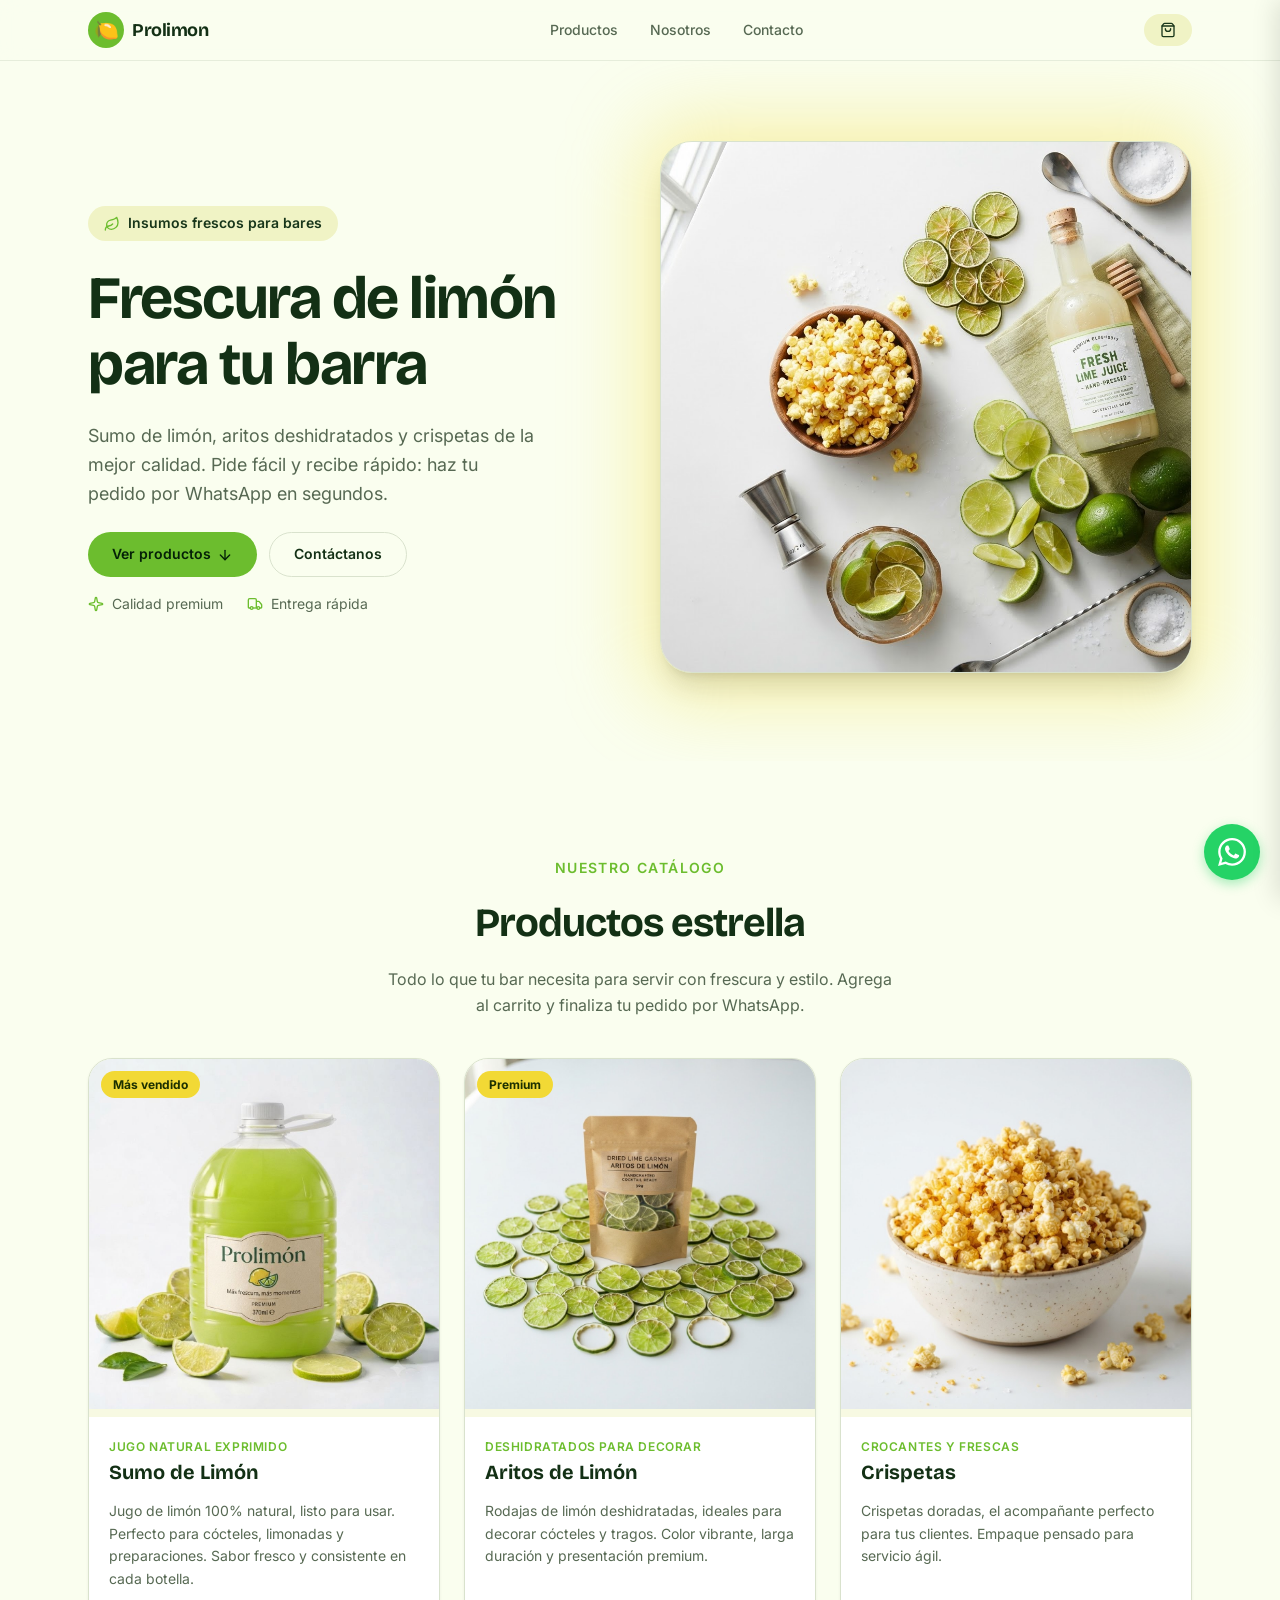
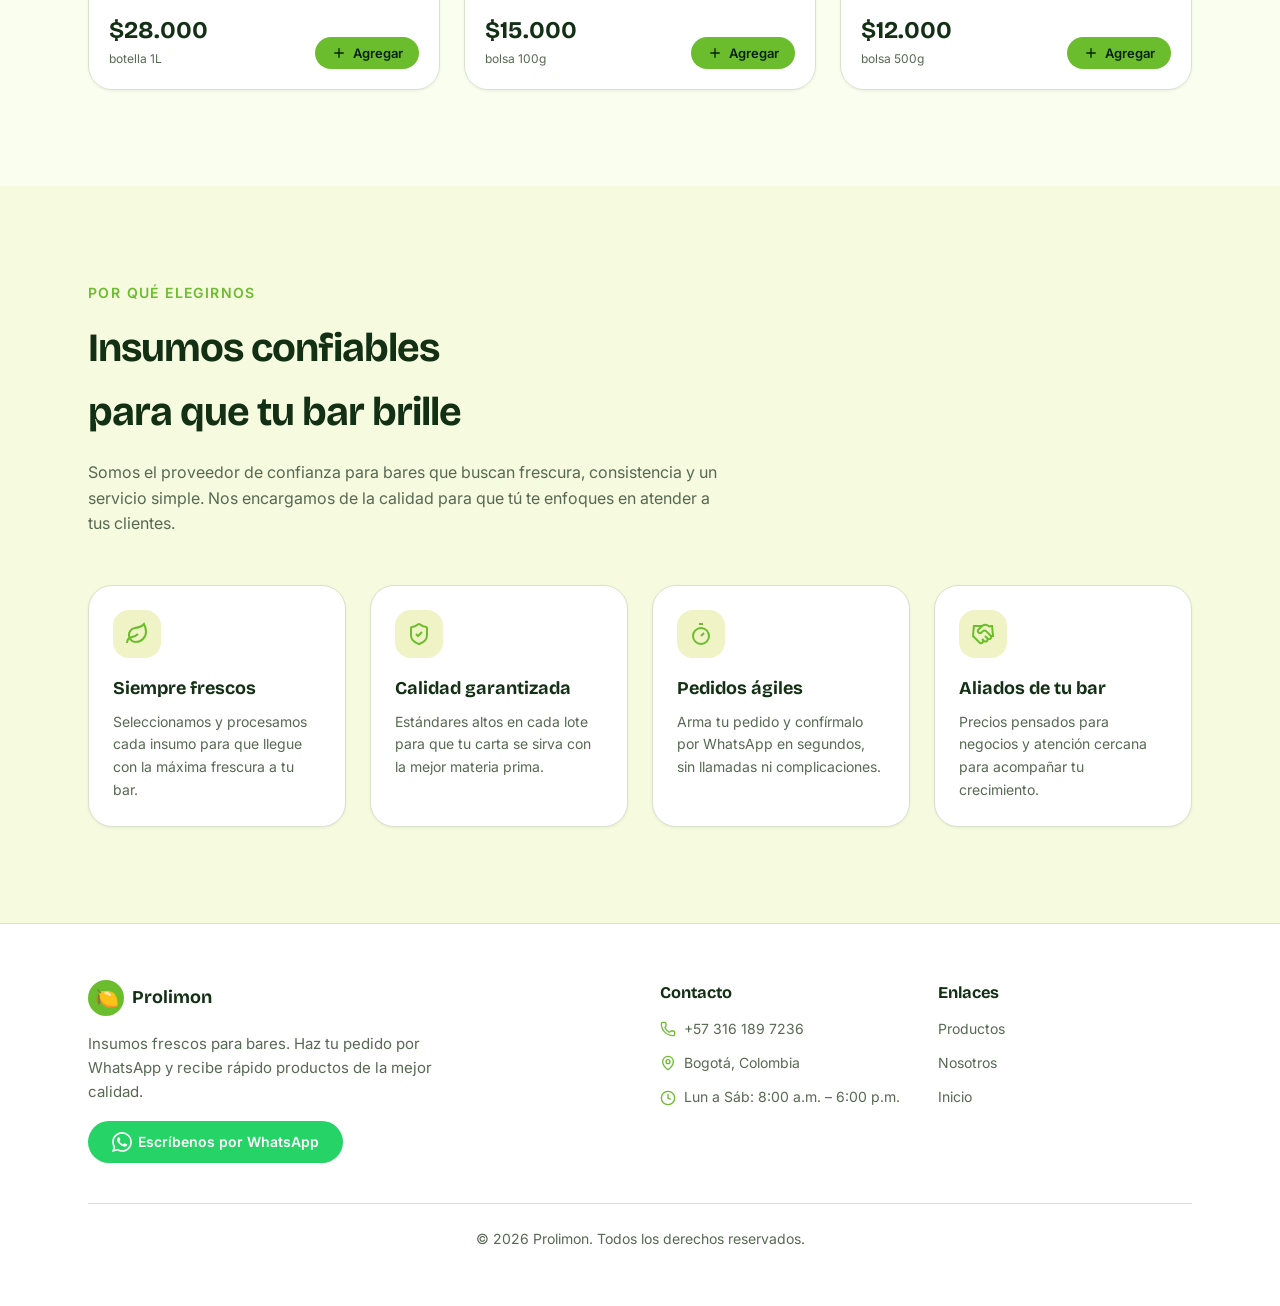
<file: index.html>
<!DOCTYPE html>
<html lang="es">
<head>
  <meta charset="UTF-8">
  <meta name="viewport" content="width=device-width, initial-scale=1.0">
  <meta name="theme-color" content="#6cbd2e">
  <meta name="description" content="Sumo de limón, aritos de limón y crispetas de la mejor calidad para tu bar. Pide fácil y rápido por WhatsApp.">
  <title>Prolimon | Insumos frescos para bares</title>
  <link rel="icon" type="image/svg+xml" href="data:image/svg+xml,%3Csvg xmlns='http://www.w3.org/2000/svg' viewBox='0 0 100 100'%3E%3Ctext y='.9em' font-size='90'%3E🍋%3C/text%3E%3C/svg%3E">
  <link rel="preconnect" href="https://fonts.googleapis.com">
  <link rel="preconnect" href="https://fonts.gstatic.com" crossorigin>
  <link href="https://fonts.googleapis.com/css2?family=Bricolage+Grotesque:opsz,wght@12..96,200..800&family=Inter:wght@100..900&display=swap" rel="stylesheet">
  <style>
    *, *::before, *::after { box-sizing: border-box; margin: 0; padding: 0; }
    :root {
      --bg: #fafeef;
      --fg: #133015;
      --card: #ffffff;
      --card-fg: #133015;
      --primary: #6cbd2e;
      --primary-fg: #042107;
      --secondary: #f0f3c5;
      --secondary-fg: #18361a;
      --muted: #eff5df;
      --muted-fg: #576953;
      --accent: #f2d935;
      --accent-fg: #1c3000;
      --border: #d9e2cd;
      --radius: 0.875rem;
      --font-display: 'Bricolage Grotesque', system-ui, sans-serif;
      --font-body: 'Inter', system-ui, sans-serif;
    }
    html { scroll-behavior: smooth; background: var(--bg); color: var(--fg); font-family: var(--font-body); -webkit-font-smoothing: antialiased; }
    body { line-height: 1.6; }

    /* Header */
    header {
      position: sticky; top: 0; z-index: 40;
      background: rgba(250,254,239,0.85); backdrop-filter: blur(12px);
      border-bottom: 1px solid color-mix(in srgb, var(--border) 60%, transparent);
    }
    .header-inner {
      max-width: 72rem; margin: 0 auto; padding: 0.75rem 1.5rem;
      display: flex; align-items: center; justify-content: space-between; gap: 1rem;
    }
    .logo { display: flex; align-items: center; gap: 0.5rem; text-decoration: none; color: var(--fg); }
    .logo-icon {
      width: 2.25rem; height: 2.25rem; border-radius: 50%;
      background: var(--primary); color: var(--primary-fg);
      display: flex; align-items: center; justify-content: center; font-size: 1.25rem;
    }
    .logo-text { font-family: var(--font-display); font-size: 1.125rem; font-weight: 700; letter-spacing: -0.025em; }
    nav { display: none; gap: 2rem; font-size: 0.875rem; font-weight: 500; color: var(--muted-fg); }
    @media (min-width: 768px) { nav { display: flex; } }
    nav a { text-decoration: none; color: inherit; transition: color 0.2s; }
    nav a:hover { color: var(--fg); }
    .cart-btn {
      background: var(--secondary); color: var(--secondary-fg); border: none;
      border-radius: 9999px; padding: 0.5rem 1rem; font-weight: 600; font-size: 0.875rem;
      cursor: pointer; display: flex; align-items: center; gap: 0.375rem; transition: background 0.2s;
      font-family: var(--font-body); position: relative;
    }
    .cart-btn:hover { background: color-mix(in srgb, var(--secondary) 80%, transparent); }
    .cart-badge {
      position: absolute; top: -4px; right: -4px;
      background: var(--primary); color: var(--primary-fg); font-size: 0.625rem; font-weight: 700;
      width: 1.125rem; height: 1.125rem; border-radius: 50%;
      display: flex; align-items: center; justify-content: center;
      transform: scale(0); transition: transform 0.25s cubic-bezier(0.34,1.56,0.64,1);
    }
    .cart-badge.show { transform: scale(1); }

    /* Hero */
    #inicio { position: relative; overflow: hidden; }
    .hero-grid {
      max-width: 72rem; margin: 0 auto; padding: 3.5rem 1.5rem;
      display: grid; gap: 2.5rem; align-items: center;
    }
    @media (min-width: 768px) { .hero-grid { grid-template-columns: 1fr 1fr; padding: 5rem 1.5rem; } }
    .hero-tag {
      display: inline-flex; align-items: center; gap: 0.5rem;
      background: var(--secondary); border-radius: 9999px;
      padding: 0.375rem 1rem; font-size: 0.875rem; font-weight: 600;
      color: var(--secondary-fg); width: fit-content;
    }
    .hero-tag svg { color: var(--primary); }
    .hero-title {
      font-family: var(--font-display); font-size: clamp(2rem, 5vw, 3.75rem);
      font-weight: 700; line-height: 1.1; letter-spacing: -0.025em; margin-top: 1.5rem;
      text-wrap: balance;
    }
    .hero-desc { max-width: 28rem; color: var(--muted-fg); font-size: 1.125rem; line-height: 1.625; margin-top: 1.5rem; text-wrap: pretty; }
    .hero-btns { display: flex; flex-wrap: wrap; gap: 0.75rem; margin-top: 1.5rem; }
    .hero-badges { display: flex; flex-wrap: wrap; gap: 1.5rem; margin-top: 1rem; font-size: 0.875rem; color: var(--muted-fg); }
    .hero-badges span { display: flex; align-items: center; gap: 0.5rem; }
    .hero-badges svg { color: var(--primary); }
    .hero-img-wrap { position: relative; }
    .hero-img-wrap::before {
      content: ''; position: absolute; inset: -1rem; border-radius: 2.5rem;
      background: color-mix(in srgb, var(--accent) 40%, transparent);
      filter: blur(40px); z-index: -1;
    }
    .hero-img {
      width: 100%; aspect-ratio: 1; object-fit: cover;
      border-radius: 2rem; border: 1px solid var(--border);
      box-shadow: 0 20px 25px -5px rgba(0,0,0,0.1), 0 8px 10px -6px rgba(0,0,0,0.1);
    }

    /* Buttons */
    .btn {
      display: inline-flex; align-items: center; justify-content: center; gap: 0.375rem;
      border-radius: 9999px; padding: 0.625rem 1.5rem; font-size: 0.875rem; font-weight: 600;
      text-decoration: none; border: none; cursor: pointer; font-family: var(--font-body);
      transition: all 0.2s; white-space: nowrap;
    }
    .btn:active { transform: translateY(1px); }
    .btn-primary { background: var(--primary); color: var(--primary-fg); }
    .btn-primary:hover { filter: brightness(1.05); }
    .btn-outline { background: var(--bg); color: var(--fg); border: 1px solid var(--border); }
    .btn-outline:hover { background: var(--muted); }
    .btn-whatsapp { background: #25D366 !important; color: #fff !important; }
    .btn-whatsapp:hover { background: #1ebe57 !important; }
    .btn-sm { padding: 0.375rem 1rem; font-size: 0.8125rem; height: 2rem; }
    .btn-lg { padding: 0.75rem 2rem; font-size: 1rem; }

    /* Products */
    #productos { max-width: 72rem; margin: 0 auto; padding: 4rem 1.5rem; }
    @media (min-width: 768px) { #productos { padding: 6rem 1.5rem; } }
    .section-tag { font-size: 0.875rem; font-weight: 600; text-transform: uppercase; letter-spacing: 0.1em; color: var(--primary); text-align: center; }
    .section-title { font-family: var(--font-display); font-size: clamp(1.75rem, 4vw, 2.5rem); font-weight: 700; letter-spacing: -0.025em; text-align: center; margin-top: 0.75rem; text-wrap: balance; }
    .section-desc { max-width: 32rem; margin: 0.75rem auto 0; text-align: center; color: var(--muted-fg); text-wrap: pretty; }
    .products-grid {
      display: grid; gap: 1.5rem; margin-top: 2.5rem;
      grid-template-columns: repeat(auto-fit, minmax(min(100%, 20rem), 1fr));
    }
    .product-card {
      background: var(--card); border-radius: 1.5rem; border: 1px solid var(--border);
      overflow: hidden; box-shadow: 0 1px 3px rgba(0,0,0,0.06);
      transition: transform 0.3s, box-shadow 0.3s;
      display: flex; flex-direction: column;
    }
    .product-card:hover { transform: translateY(-4px); box-shadow: 0 10px 15px -3px rgba(0,0,0,0.08), 0 4px 6px -4px rgba(0,0,0,0.06); }
    .product-img-wrap { position: relative; overflow: hidden; background: color-mix(in srgb, var(--secondary) 50%, transparent); }
    .product-badge {
      position: absolute; top: 0.75rem; left: 0.75rem; z-index: 10;
      background: var(--accent); color: var(--accent-fg); border-radius: 9999px;
      padding: 0.25rem 0.75rem; font-size: 0.75rem; font-weight: 700;
    }
    .product-img {
      width: 100%; aspect-ratio: 1; object-fit: cover;
      transition: transform 0.3s;
    }
    .product-card:hover .product-img { transform: scale(1.05); }
    .product-body { padding: 1.25rem; display: flex; flex-direction: column; gap: 0.75rem; flex: 1; }
    .product-cat { font-size: 0.75rem; font-weight: 600; text-transform: uppercase; letter-spacing: 0.05em; color: var(--primary); }
    .product-name { font-family: var(--font-display); font-size: 1.25rem; font-weight: 700; color: var(--card-fg); }
    .product-desc { font-size: 0.875rem; color: var(--muted-fg); line-height: 1.625; flex: 1; }
    .product-footer { display: flex; align-items: flex-end; justify-content: space-between; gap: 0.5rem; margin-top: 0.5rem; }
    .product-price { font-family: var(--font-display); font-size: 1.5rem; font-weight: 700; color: var(--card-fg); }
    .product-unit { font-size: 0.75rem; color: var(--muted-fg); }

    /* Nosotros */
    #nosotros { background: color-mix(in srgb, var(--secondary) 40%, transparent); }
    .nosotros-inner { max-width: 72rem; margin: 0 auto; padding: 4rem 1.5rem; }
    @media (min-width: 768px) { .nosotros-inner { padding: 6rem 1.5rem; } }
    .nosotros-header { max-width: 42rem; margin-bottom: 3rem; }
    .features-grid { display: grid; gap: 1.5rem; grid-template-columns: repeat(auto-fit, minmax(min(100%, 14rem), 1fr)); }
    .feature-card {
      background: var(--card); border-radius: 1.5rem; border: 1px solid var(--border);
      padding: 1.5rem; box-shadow: 0 1px 3px rgba(0,0,0,0.06);
    }
    .feature-icon {
      display: flex; align-items: center; justify-content: center;
      width: 3rem; height: 3rem; border-radius: 1rem;
      background: var(--secondary); color: var(--primary);
    }
    .feature-title { font-family: var(--font-display); font-size: 1.125rem; font-weight: 700; margin-top: 1rem; color: var(--card-fg); }
    .feature-desc { font-size: 0.875rem; color: var(--muted-fg); margin-top: 0.5rem; line-height: 1.625; }

    /* Footer */
    footer { border-top: 1px solid var(--border); background: var(--card); }
    .footer-inner { max-width: 72rem; margin: 0 auto; padding: 3.5rem 1.5rem; }
    .footer-grid { display: grid; gap: 2.5rem; }
    @media (min-width: 768px) { .footer-grid { grid-template-columns: 1fr 1fr; } }
    .footer-brand { display: flex; flex-direction: column; gap: 1rem; }
    .footer-brand-header { display: flex; align-items: center; gap: 0.5rem; }
    .footer-desc { max-width: 24rem; color: var(--muted-fg); font-size: 0.9375rem; line-height: 1.625; }
    .footer-contact { display: flex; flex-direction: column; gap: 0.75rem; font-size: 0.875rem; }
    .footer-contact h3, .footer-links h3 { font-family: var(--font-display); font-weight: 700; color: var(--card-fg); }
    .footer-contact p { display: flex; align-items: center; gap: 0.5rem; color: var(--muted-fg); }
    .footer-contact svg { color: var(--primary); flex-shrink: 0; }
    .footer-links { display: flex; flex-direction: column; gap: 0.75rem; font-size: 0.875rem; }
    .footer-links a { text-decoration: none; color: var(--muted-fg); transition: color 0.2s; }
    .footer-links a:hover { color: var(--fg); }
    .footer-bottom { margin-top: 2.5rem; padding-top: 1.5rem; border-top: 1px solid var(--border); text-align: center; font-size: 0.875rem; color: var(--muted-fg); }

    /* WhatsApp Float */
    .wa-float {
      position: fixed; bottom: 1.25rem; right: 1.25rem; z-index: 30;
      width: 3.5rem; height: 3.5rem; border-radius: 50%;
      background: #25D366; color: #fff; box-shadow: 0 4px 12px rgba(37,211,102,0.4);
      display: flex; align-items: center; justify-content: center;
      transition: transform 0.2s;
    }
    .wa-float:hover { transform: scale(1.1); }
    .wa-float svg { width: 1.75rem; height: 1.75rem; }

    /* Cart Drawer */
    .cart-overlay {
      position: fixed; inset: 0; z-index: 50;
      background: rgba(19,48,21,0.25); backdrop-filter: blur(4px);
      opacity: 0; pointer-events: none; transition: opacity 0.3s;
    }
    .cart-overlay.open { opacity: 1; pointer-events: auto; }
    .cart-drawer {
      position: fixed; top: 0; right: 0; z-index: 50;
      width: 100%; max-width: 28rem; height: 100%;
      background: var(--card); box-shadow: -4px 0 24px rgba(0,0,0,0.12);
      display: flex; flex-direction: column;
      transform: translateX(100%); transition: transform 0.3s cubic-bezier(0.4,0,0.2,1);
    }
    .cart-drawer.open { transform: translateX(0); }
    .cart-header {
      display: flex; align-items: center; justify-content: space-between;
      padding: 1rem 1.25rem; border-bottom: 1px solid var(--border);
    }
    .cart-header h2 { font-family: var(--font-display); font-size: 1.125rem; font-weight: 700; display: flex; align-items: center; gap: 0.5rem; }
    .cart-close {
      background: none; border: none; cursor: pointer; color: var(--muted-fg);
      width: 2rem; height: 2rem; border-radius: 50%; display: flex; align-items: center; justify-content: center;
      transition: background 0.2s;
    }
    .cart-close:hover { background: var(--muted); }
    .cart-body { flex: 1; overflow-y: auto; padding: 1.25rem; }
    .cart-empty { display: flex; flex-direction: column; align-items: center; justify-content: center; height: 100%; gap: 0.75rem; text-align: center; color: var(--muted-fg); }
    .cart-empty-icon { color: var(--primary); opacity: 0.6; }
    .cart-item {
      display: flex; align-items: center; gap: 0.75rem; padding: 0.75rem 0;
      border-bottom: 1px solid var(--border);
    }
    .cart-item-img { width: 3rem; height: 3rem; border-radius: 0.75rem; object-fit: cover; background: var(--secondary); }
    .cart-item-info { flex: 1; min-width: 0; }
    .cart-item-name { font-weight: 600; font-size: 0.875rem; }
    .cart-item-price { font-size: 0.8125rem; color: var(--muted-fg); }
    .cart-item-qty { display: flex; align-items: center; gap: 0.375rem; }
    .cart-item-qty button {
      width: 1.5rem; height: 1.5rem; border-radius: 50%; border: 1px solid var(--border);
      background: var(--bg); cursor: pointer; display: flex; align-items: center; justify-content: center;
      font-size: 0.875rem; transition: background 0.2s;
    }
    .cart-item-qty button:hover { background: var(--secondary); }
    .cart-item-qty span { font-weight: 600; font-size: 0.875rem; min-width: 1.25rem; text-align: center; }
    .cart-item-remove { background: none; border: none; cursor: pointer; color: #e40014; font-size: 0.75rem; padding: 0.25rem; }
    .cart-footer { padding: 1.25rem; border-top: 1px solid var(--border); }
    .cart-total { display: flex; justify-content: space-between; font-family: var(--font-display); font-weight: 700; font-size: 1.125rem; margin-bottom: 1rem; }
    .cart-wa-btn { width: 100%; text-align: center; }

    /* Toast */
    .toast {
      position: fixed; bottom: 5rem; left: 50%; transform: translateX(-50%) translateY(100%);
      background: var(--fg); color: #fff; padding: 0.75rem 1.5rem; border-radius: 9999px;
      font-size: 0.875rem; font-weight: 600; z-index: 60; box-shadow: 0 4px 12px rgba(0,0,0,0.2);
      opacity: 0; transition: all 0.3s cubic-bezier(0.4,0,0.2,1); pointer-events: none;
    }
    .toast.show { opacity: 1; transform: translateX(-50%) translateY(0); }

    /* Animations */
    @keyframes fadeUp {
      from { opacity: 0; transform: translateY(24px); }
      to { opacity: 1; transform: translateY(0); }
    }
    .animate-fade-up { animation: fadeUp 0.6s cubic-bezier(0.4,0,0.2,1) both; }
    .delay-1 { animation-delay: 0.1s; }
    .delay-2 { animation-delay: 0.2s; }
    .delay-3 { animation-delay: 0.3s; }
    .delay-4 { animation-delay: 0.4s; }
  </style>
</head>
<body>
  <header>
    <div class="header-inner">
      <a href="#inicio" class="logo">
        <span class="logo-icon">🍋</span>
        <span class="logo-text">Prolimon</span>
      </a>
      <nav>
        <a href="#productos">Productos</a>
        <a href="#nosotros">Nosotros</a>
        <a href="#contacto">Contacto</a>
      </nav>
      <button class="cart-btn" onclick="toggleCart()" aria-label="Carrito">
        <svg width="16" height="16" viewBox="0 0 24 24" fill="none" stroke="currentColor" stroke-width="2" stroke-linecap="round" stroke-linejoin="round"><path d="M16 10a4 4 0 0 1-8 0"/><path d="M3.103 6.034h17.794"/><path d="M3.4 5.467a2 2 0 0 0-.4 1.2V20a2 2 0 0 0 2 2h14a2 2 0 0 0 2-2V6.667a2 2 0 0 0-.4-1.2l-2-2.667A2 2 0 0 0 17 2H7a2 2 0 0 0-1.6.8z"/></svg>
        <span id="cartCount" class="cart-badge">0</span>
      </button>
    </div>
  </header>

  <main>
    <!-- Hero -->
    <section id="inicio">
      <div class="hero-grid">
        <div class="animate-fade-up">
          <span class="hero-tag">
            <svg width="16" height="16" viewBox="0 0 24 24" fill="none" stroke="currentColor" stroke-width="2" stroke-linecap="round" stroke-linejoin="round"><path d="M11 20A7 7 0 0 1 9.8 6.1C15.5 5 17 4.48 19 2c1 2 2 4.18 2 8 0 5.5-4.78 10-10 10Z"/><path d="M2 21c0-3 1.85-5.36 5.08-6C9.5 14.52 12 13 13 12"/></svg>
            Insumos frescos para bares
          </span>
          <h1 class="hero-title">Frescura de limón para tu barra</h1>
          <p class="hero-desc">Sumo de limón, aritos deshidratados y crispetas de la mejor calidad. Pide fácil y recibe rápido: haz tu pedido por WhatsApp en segundos.</p>
          <div class="hero-btns">
            <a href="#productos" class="btn btn-primary">Ver productos <svg width="16" height="16" viewBox="0 0 24 24" fill="none" stroke="currentColor" stroke-width="2" stroke-linecap="round" stroke-linejoin="round"><path d="M12 5v14"/><path d="m19 12-7 7-7-7"/></svg></a>
            <a href="https://wa.me/573161897236?text=%C2%A1Hola%20Prolimon!%20Quiero%20hacer%20un%20pedido." target="_blank" class="btn btn-outline">Contáctanos</a>
          </div>
          <div class="hero-badges">
            <span><svg width="16" height="16" viewBox="0 0 24 24" fill="none" stroke="currentColor" stroke-width="2"><path d="M11.017 2.814a1 1 0 0 1 1.966 0l1.051 5.558a2 2 0 0 0 1.594 1.594l5.558 1.051a1 1 0 0 1 0 1.966l-5.558 1.051a2 2 0 0 0-1.594 1.594l-1.051 5.558a1 1 0 0 1-1.966 0l-1.051-5.558a2 2 0 0 0-1.594-1.594l-5.558-1.051a1 1 0 0 1 0-1.966l5.558-1.051a2 2 0 0 0 1.594-1.594z"/></svg>Calidad premium</span>
            <span><svg width="16" height="16" viewBox="0 0 24 24" fill="none" stroke="currentColor" stroke-width="2"><path d="M14 18V6a2 2 0 0 0-2-2H4a2 2 0 0 0-2 2v11a1 1 0 0 0 1 1h2"/><path d="M15 18H9"/><path d="M19 18h2a1 1 0 0 0 1-1v-3.65a1 1 0 0 0-.22-.624l-3.48-4.35A1 1 0 0 0 17.52 8H14"/><circle cx="17" cy="18" r="2"/><circle cx="7" cy="18" r="2"/></svg>Entrega rápida</span>
          </div>
        </div>
        <div class="hero-img-wrap animate-fade-up delay-2">
          <img src="hero-citrus.png" alt="Insumos frescos para bar: limones, sumo de limón, aritos y crispetas" class="hero-img">
        </div>
      </div>
    </section>

    <!-- Productos -->
    <section id="productos">
      <p class="section-tag">Nuestro catálogo</p>
      <h2 class="section-title">Productos estrella</h2>
      <p class="section-desc">Todo lo que tu bar necesita para servir con frescura y estilo. Agrega al carrito y finaliza tu pedido por WhatsApp.</p>
      <div class="products-grid" id="productsContainer"></div>
    </section>

    <!-- Nosotros -->
    <section id="nosotros">
      <div class="nosotros-inner">
        <div class="nosotros-header">
          <p style="font-size:0.875rem;font-weight:600;text-transform:uppercase;letter-spacing:0.1em;color:var(--primary);">Por qué elegirnos</p>
          <h2 style="font-family:var(--font-display);font-size:clamp(1.75rem,4vw,2.5rem);font-weight:700;letter-spacing:-0.025em;margin-top:0.75rem;text-wrap:balance;">Insumos confiables para que tu bar brille</h2>
          <p style="margin-top:1rem;color:var(--muted-fg);text-wrap:pretty;max-width:42rem;">Somos el proveedor de confianza para bares que buscan frescura, consistencia y un servicio simple. Nos encargamos de la calidad para que tú te enfoques en atender a tus clientes.</p>
        </div>
        <div class="features-grid">
          <div class="feature-card">
            <div class="feature-icon"><svg width="24" height="24" viewBox="0 0 24 24" fill="none" stroke="currentColor" stroke-width="2"><path d="M11 20A7 7 0 0 1 9.8 6.1C15.5 5 17 4.48 19 2c1 2 2 4.18 2 8 0 5.5-4.78 10-10 10Z"/><path d="M2 21c0-3 1.85-5.36 5.08-6C9.5 14.52 12 13 13 12"/></svg></div>
            <h3 class="feature-title">Siempre frescos</h3>
            <p class="feature-desc">Seleccionamos y procesamos cada insumo para que llegue con la máxima frescura a tu bar.</p>
          </div>
          <div class="feature-card">
            <div class="feature-icon"><svg width="24" height="24" viewBox="0 0 24 24" fill="none" stroke="currentColor" stroke-width="2"><path d="M20 13c0 5-3.5 7.5-7.66 8.95a1 1 0 0 1-.67-.01C7.5 20.5 4 18 4 13V6a1 1 0 0 1 1-1c2 0 4.5-1.2 6.24-2.72a1.17 1.17 0 0 1 1.52 0C14.51 3.81 17 5 19 5a1 1 0 0 1 1 1z"/><path d="m9 12 2 2 4-4"/></svg></div>
            <h3 class="feature-title">Calidad garantizada</h3>
            <p class="feature-desc">Estándares altos en cada lote para que tu carta se sirva con la mejor materia prima.</p>
          </div>
          <div class="feature-card">
            <div class="feature-icon"><svg width="24" height="24" viewBox="0 0 24 24" fill="none" stroke="currentColor" stroke-width="2"><line x1="10" x2="14" y1="2" y2="2"/><line x1="12" x2="15" y1="14" y2="11"/><circle cx="12" cy="14" r="8"/></svg></div>
            <h3 class="feature-title">Pedidos ágiles</h3>
            <p class="feature-desc">Arma tu pedido y confírmalo por WhatsApp en segundos, sin llamadas ni complicaciones.</p>
          </div>
          <div class="feature-card">
            <div class="feature-icon"><svg width="24" height="24" viewBox="0 0 24 24" fill="none" stroke="currentColor" stroke-width="2"><path d="m11 17 2 2a1 1 0 1 0 3-3"/><path d="m14 14 2.5 2.5a1 1 0 1 0 3-3l-3.88-3.88a3 3 0 0 0-4.24 0l-.88.88a1 1 0 1 1-3-3l2.81-2.81a5.79 5.79 0 0 1 7.06-.87l.47.28a2 2 0 0 0 1.42.25L21 4"/><path d="m21 3 1 11h-2"/><path d="M3 3 2 14l6.5 6.5a1 1 0 1 0 3-3"/><path d="M3 4h8"/></svg></div>
            <h3 class="feature-title">Aliados de tu bar</h3>
            <p class="feature-desc">Precios pensados para negocios y atención cercana para acompañar tu crecimiento.</p>
          </div>
        </div>
      </div>
    </section>
  </main>

  <!-- Footer -->
  <footer id="contacto">
    <div class="footer-inner">
      <div class="footer-grid">
        <div class="footer-brand">
          <div class="footer-brand-header">
            <span class="logo-icon">🍋</span>
            <span style="font-family:var(--font-display);font-size:1.125rem;font-weight:700;">Prolimon</span>
          </div>
          <p class="footer-desc">Insumos frescos para bares. Haz tu pedido por WhatsApp y recibe rápido productos de la mejor calidad.</p>
          <a href="https://wa.me/573161897236?text=%C2%A1Hola%20Prolimon!%20Quiero%20m%C3%A1s%20informaci%C3%B3n%20sobre%20sus%20productos." target="_blank" rel="noopener" class="btn btn-whatsapp" style="width:fit-content;">
            <svg width="20" height="20" viewBox="0 0 24 24" fill="currentColor"><path d="M17.472 14.382c-.297-.149-1.758-.867-2.03-.967-.273-.099-.471-.148-.67.15-.197.297-.767.966-.94 1.164-.173.199-.347.223-.644.075-.297-.15-1.255-.463-2.39-1.475-.883-.788-1.48-1.761-1.653-2.059-.173-.297-.018-.458.13-.606.134-.133.298-.347.446-.52.149-.174.198-.298.298-.497.099-.198.05-.371-.025-.52-.075-.149-.669-1.612-.916-2.207-.242-.579-.487-.5-.669-.51l-.57-.01c-.198 0-.52.074-.792.372-.272.297-1.04 1.016-1.04 2.479 0 1.462 1.065 2.875 1.213 3.074.149.198 2.096 3.2 5.077 4.487.71.306 1.263.489 1.694.625.712.227 1.36.195 1.871.118.571-.085 1.758-.719 2.006-1.413.248-.694.248-1.289.173-1.413-.074-.124-.272-.198-.57-.347m-5.421 7.403h-.004a9.87 9.87 0 01-5.031-1.378l-.361-.214-3.741.982.998-3.648-.235-.374a9.86 9.86 0 01-1.51-5.26c.001-5.45 4.436-9.884 9.888-9.884 2.64 0 5.122 1.03 6.988 2.898a9.825 9.825 0 012.893 6.994c-.003 5.45-4.437 9.884-9.885 9.884m8.413-18.297A11.815 11.815 0 0012.05 0C5.495 0 .16 5.335.157 11.892c0 2.096.547 4.142 1.588 5.945L.057 24l6.305-1.654a11.882 11.882 0 005.683 1.448h.005c6.554 0 11.89-5.335 11.893-11.893a11.821 11.821 0 00-3.48-8.413Z"/></svg>
            Escríbenos por WhatsApp
          </a>
        </div>
        <div style="display:grid;gap:1.5rem;grid-template-columns:1fr 1fr;">
          <div class="footer-contact">
            <h3>Contacto</h3>
            <p><svg width="16" height="16" viewBox="0 0 24 24" fill="none" stroke="currentColor" stroke-width="2"><path d="M13.832 16.568a1 1 0 0 0 1.213-.303l.355-.465A2 2 0 0 1 17 15h3a2 2 0 0 1 2 2v3a2 2 0 0 1-2 2A18 18 0 0 1 2 4a2 2 0 0 1 2-2h3a2 2 0 0 1 2 2v3a2 2 0 0 1-.8 1.6l-.468.351a1 1 0 0 0-.292 1.233 14 14 0 0 0 6.392 6.384"/></svg> +57 316 189 7236</p>
            <p><svg width="16" height="16" viewBox="0 0 24 24" fill="none" stroke="currentColor" stroke-width="2"><path d="M20 10c0 4.993-5.539 10.193-7.399 11.799a1 1 0 0 1-1.202 0C9.539 20.193 4 14.993 4 10a8 8 0 0 1 16 0"/><circle cx="12" cy="10" r="3"/></svg> Bogotá, Colombia</p>
            <p><svg width="16" height="16" viewBox="0 0 24 24" fill="none" stroke="currentColor" stroke-width="2"><circle cx="12" cy="12" r="10"/><path d="M12 6v6l4 2"/></svg> Lun a Sáb: 8:00 a.m. – 6:00 p.m.</p>
          </div>
          <div class="footer-links">
            <h3>Enlaces</h3>
            <a href="#productos">Productos</a>
            <a href="#nosotros">Nosotros</a>
            <a href="#inicio">Inicio</a>
          </div>
        </div>
      </div>
      <div class="footer-bottom">© 2026 Prolimon. Todos los derechos reservados.</div>
    </div>
  </footer>

  <!-- WhatsApp Float -->
  <a href="https://wa.me/573161897236?text=%C2%A1Hola%20Prolimon!%20Quiero%20hacer%20un%20pedido." target="_blank" rel="noopener" class="wa-float" aria-label="Escríbenos por WhatsApp">
    <svg viewBox="0 0 24 24" fill="currentColor"><path d="M17.472 14.382c-.297-.149-1.758-.867-2.03-.967-.273-.099-.471-.148-.67.15-.197.297-.767.966-.94 1.164-.173.199-.347.223-.644.075-.297-.15-1.255-.463-2.39-1.475-.883-.788-1.48-1.761-1.653-2.059-.173-.297-.018-.458.13-.606.134-.133.298-.347.446-.52.149-.174.198-.298.298-.497.099-.198.05-.371-.025-.52-.075-.149-.669-1.612-.916-2.207-.242-.579-.487-.5-.669-.51l-.57-.01c-.198 0-.52.074-.792.372-.272.297-1.04 1.016-1.04 2.479 0 1.462 1.065 2.875 1.213 3.074.149.198 2.096 3.2 5.077 4.487.71.306 1.263.489 1.694.625.712.227 1.36.195 1.871.118.571-.085 1.758-.719 2.006-1.413.248-.694.248-1.289.173-1.413-.074-.124-.272-.198-.57-.347m-5.421 7.403h-.004a9.87 9.87 0 01-5.031-1.378l-.361-.214-3.741.982.998-3.648-.235-.374a9.86 9.86 0 01-1.51-5.26c.001-5.45 4.436-9.884 9.888-9.884 2.64 0 5.122 1.03 6.988 2.898a9.825 9.825 0 012.893 6.994c-.003 5.45-4.437 9.884-9.885 9.884m8.413-18.297A11.815 11.815 0 0012.05 0C5.495 0 .16 5.335.157 11.892c0 2.096.547 4.142 1.588 5.945L.057 24l6.305-1.654a11.882 11.882 0 005.683 1.448h.005c6.554 0 11.89-5.335 11.893-11.893a11.821 11.821 0 00-3.48-8.413Z"/></svg>
  </a>

  <!-- Cart Overlay & Drawer -->
  <div class="cart-overlay" id="cartOverlay" onclick="toggleCart()"></div>
  <aside class="cart-drawer" id="cartDrawer">
    <div class="cart-header">
      <h2><svg width="20" height="20" viewBox="0 0 24 24" fill="none" stroke="currentColor" stroke-width="2" style="color:var(--primary);"><path d="M16 10a4 4 0 0 1-8 0"/><path d="M3.103 6.034h17.794"/><path d="M3.4 5.467a2 2 0 0 0-.4 1.2V20a2 2 0 0 0 2 2h14a2 2 0 0 0 2-2V6.667a2 2 0 0 0-.4-1.2l-2-2.667A2 2 0 0 0 17 2H7a2 2 0 0 0-1.6.8z"/></svg> Tu pedido</h2>
      <button class="cart-close" onclick="toggleCart()" aria-label="Cerrar">
        <svg width="20" height="20" viewBox="0 0 24 24" fill="none" stroke="currentColor" stroke-width="2"><path d="M18 6 6 18"/><path d="m6 6 12 12"/></svg>
      </button>
    </div>
    <div class="cart-body" id="cartBody">
      <div class="cart-empty" id="cartEmpty">
        <svg class="cart-empty-icon" width="56" height="56" viewBox="0 0 24 24" fill="none" stroke="currentColor" stroke-width="1.5"><path d="M16 10a4 4 0 0 1-8 0"/><path d="M3.103 6.034h17.794"/><path d="M3.4 5.467a2 2 0 0 0-.4 1.2V20a2 2 0 0 0 2 2h14a2 2 0 0 0 2-2V6.667a2 2 0 0 0-.4-1.2l-2-2.667A2 2 0 0 0 17 2H7a2 2 0 0 0-1.6.8z"/></svg>
        <p style="font-family:var(--font-display);font-weight:600;font-size:1.125rem;">Tu carrito está vacío</p>
        <p style="font-size:0.875rem;">Agrega productos para armar tu pedido.</p>
        <button class="btn btn-primary btn-sm" onclick="toggleCart();document.getElementById('productos').scrollIntoView({behavior:'smooth'});">Ver productos</button>
      </div>
    </div>
    <div class="cart-footer" id="cartFooter" style="display:none;">
      <div class="cart-total">Total <span id="cartTotal">$0</span></div>
      <a class="btn btn-whatsapp cart-wa-btn" id="cartWhatsApp" href="#" target="_blank">
        Finalizar pedido por WhatsApp
      </a>
    </div>
  </aside>

  <!-- Toast -->
  <div class="toast" id="toast"></div>

  <script>
    const products = [
      { id: 'sumo', name: 'Sumo de Limón', cat: 'Jugo natural exprimido', desc: 'Jugo de limón 100% natural, listo para usar. Perfecto para cócteles, limonadas y preparaciones. Sabor fresco y consistente en cada botella.', price: 28000, priceDisplay: '$28.000', unit: 'botella 1L', img: 'sumo-limon.jpg', badge: 'Más vendido' },
      { id: 'aritos', name: 'Aritos de Limón', cat: 'Deshidratados para decorar', desc: 'Rodajas de limón deshidratadas, ideales para decorar cócteles y tragos. Color vibrante, larga duración y presentación premium.', price: 15000, priceDisplay: '$15.000', unit: 'bolsa 100g', img: 'aritos-limon.png', badge: 'Premium' },
      { id: 'crispetas', name: 'Crispetas', cat: 'Crocantes y frescas', desc: 'Crispetas doradas, el acompañante perfecto para tus clientes. Empaque pensado para servicio ágil.', price: 12000, priceDisplay: '$12.000', unit: 'bolsa 500g', img: 'crispetas.png', badge: '' }
    ];

    let cart = [];
    const cartState = {
      body: document.getElementById('cartBody'),
      empty: document.getElementById('cartEmpty'),
      footer: document.getElementById('cartFooter'),
      total: document.getElementById('cartTotal'),
      wa: document.getElementById('cartWhatsApp'),
      badge: document.getElementById('cartCount'),
      overlay: document.getElementById('cartOverlay'),
      drawer: document.getElementById('cartDrawer'),
      rows: new Map()
    };

    try { cart = JSON.parse(localStorage.getItem('prolimon-cart')) || []; } catch(e) { cart = []; }
    function saveCart() { localStorage.setItem('prolimon-cart', JSON.stringify(cart)); }

    function setBadge() {
      const totalItems = cart.reduce((s, i) => s + i.qty, 0);
      cartState.badge.textContent = totalItems;
      cartState.badge.classList.toggle('show', totalItems > 0);
    }

    function setWaLink() {
      const total = cart.reduce((s, i) => s + i.price * i.qty, 0);
      const msg = cart.map(i => `• ${i.qty}x ${i.name} - ${i.priceDisplay}`).join('%0A');
      cartState.wa.href = `https://wa.me/573161897236?text=%C2%A1Hola%20Prolimon!%20Quiero%20hacer%20el%20siguiente%20pedido:%0A%0A${msg}%0A%0ATotal:%20$${total.toLocaleString('es-CO')}`;
    }

    function renderItemRow(item) {
      const row = document.createElement('div');
      row.className = 'cart-item';
      row.dataset.id = item.id;
      row.innerHTML = `
        <img src="${item.img}" alt="${item.name}" class="cart-item-img">
        <div class="cart-item-info">
          <div class="cart-item-name">${item.name}</div>
          <div class="cart-item-price">${item.priceDisplay}</div>
        </div>
        <div class="cart-item-qty">
          <button class="qty-btn" data-action="decr" data-id="${item.id}">−</button>
          <span class="qty-value">${item.qty}</span>
          <button class="qty-btn" data-action="incr" data-id="${item.id}">+</button>
        </div>
        <button class="cart-item-remove" data-action="remove" data-id="${item.id}" title="Eliminar">
          <svg width="16" height="16" viewBox="0 0 24 24" fill="none" stroke="currentColor" stroke-width="2"><path d="M3 6h18"/><path d="M19 6v14c0 1-1 2-2 2H7c-1 0-2-1-2-2V6"/><path d="M8 6V4c0-1 1-2 2-2h4c1 0 2 1 2 2v2"/></svg>
        </button>
      `;
      return row;
    }

    function renderFullCart() {
      cartState.body.innerHTML = '';
      cartState.rows.clear();

      if (cart.length === 0) {
        cartState.body.appendChild(cartState.empty);
        cartState.empty.style.display = '';
        cartState.footer.style.display = 'none';
        setBadge();
        return;
      }

      cartState.empty.style.display = 'none';
      cartState.footer.style.display = 'block';

      for (const item of cart) {
        const row = renderItemRow(item);
        cartState.body.appendChild(row);
        cartState.rows.set(item.id, row);
      }

      const total = cart.reduce((s, i) => s + i.price * i.qty, 0);
      cartState.total.textContent = '$' + total.toLocaleString('es-CO');
      setWaLink();
      setBadge();
    }

    function updateRow(item) {
      const row = cartState.rows.get(item.id);
      if (row) {
        row.querySelector('.qty-value').textContent = item.qty;
      }
      const total = cart.reduce((s, i) => s + i.price * i.qty, 0);
      cartState.total.textContent = '$' + total.toLocaleString('es-CO');
      setWaLink();
      setBadge();
    }

    function addToCart(productId) {
      const p = products.find(p => p.id === productId);
      if (!p) return;
      const existing = cart.find(i => i.id === productId);
      if (existing) {
        existing.qty++;
        updateRow(existing);
      } else {
        cart.push({ ...p, qty: 1 });
        if (cart.length === 1) {
          cartState.body.innerHTML = '';
          cartState.empty.style.display = 'none';
          cartState.footer.style.display = 'block';
        }
        const row = renderItemRow(cart[cart.length - 1]);
        cartState.body.appendChild(row);
        cartState.rows.set(productId, row);
      }
      saveCart();
      const total = cart.reduce((s, i) => s + i.price * i.qty, 0);
      cartState.total.textContent = '$' + total.toLocaleString('es-CO');
      setWaLink();
      setBadge();
      showToast(`¡${p.name} agregado!`);
    }

    function updateQty(productId, delta) {
      const item = cart.find(i => i.id === productId);
      if (!item) return;
      item.qty += delta;
      if (item.qty <= 0) {
        removeItem(productId);
        return;
      }
      saveCart();
      updateRow(item);
    }

    function removeItem(productId) {
      const row = cartState.rows.get(productId);
      if (row) row.remove();
      cartState.rows.delete(productId);
      cart = cart.filter(i => i.id !== productId);
      if (cart.length === 0) {
        cartState.footer.style.display = 'none';
        cartState.empty.style.display = '';
      }
      saveCart();
      const total = cart.reduce((s, i) => s + i.price * i.qty, 0);
      cartState.total.textContent = '$' + total.toLocaleString('es-CO');
      setWaLink();
      setBadge();
    }

    function openDrawer() {
      cartState.drawer.classList.add('open');
      cartState.overlay.classList.add('open');
      document.body.style.overflow = 'hidden';
    }
    window.toggleCart = function () {
      const open = cartState.drawer.classList.toggle('open');
      cartState.overlay.classList.toggle('open', open);
      document.body.style.overflow = open ? 'hidden' : '';
    };

    function showToast(msg) {
      const toast = document.getElementById('toast');
      toast.textContent = msg;
      toast.classList.add('show');
      clearTimeout(toast._timeout);
      toast._timeout = setTimeout(() => toast.classList.remove('show'), 2000);
    }

    document.addEventListener('click', (e) => {
      const btn = e.target.closest('[data-action]');
      if (!btn) return;
      const { action, id } = btn.dataset;
      if (action === 'incr') updateQty(id, 1);
      else if (action === 'decr') updateQty(id, -1);
      else if (action === 'remove') removeItem(id);
    });

    cartState.overlay.addEventListener('click', toggleCart);

    function renderProducts() {
      const container = document.getElementById('productsContainer');
      container.innerHTML = products.map((p, i) => `
        <article class="product-card animate-fade-up delay-${i+1}">
          <div class="product-img-wrap">
            ${p.badge ? `<span class="product-badge">${p.badge}</span>` : ''}
            <img src="${p.img}" alt="${p.name}" class="product-img" loading="lazy">
          </div>
          <div class="product-body">
            <div><p class="product-cat">${p.cat}</p><h3 class="product-name">${p.name}</h3></div>
            <p class="product-desc">${p.desc}</p>
            <div class="product-footer">
              <div><p class="product-price">${p.priceDisplay}</p><p class="product-unit">${p.unit}</p></div>
              <button class="btn btn-primary btn-sm" data-add="${p.id}">
                <svg width="16" height="16" viewBox="0 0 24 24" fill="none" stroke="currentColor" stroke-width="2"><path d="M5 12h14"/><path d="M12 5v14"/></svg> Agregar
              </button>
            </div>
          </div>
        </article>
      `).join('');
    }

    document.addEventListener('click', (e) => {
      const btn = e.target.closest('[data-add]');
      if (!btn) return;
      addToCart(btn.dataset.add);
    });

    renderProducts();
    renderFullCart();
  </script>
</body>
</html>
<!-- deploy-trigger: 20260703083427 -->
<!-- version: nocache-20260703091530 -->
</file>
